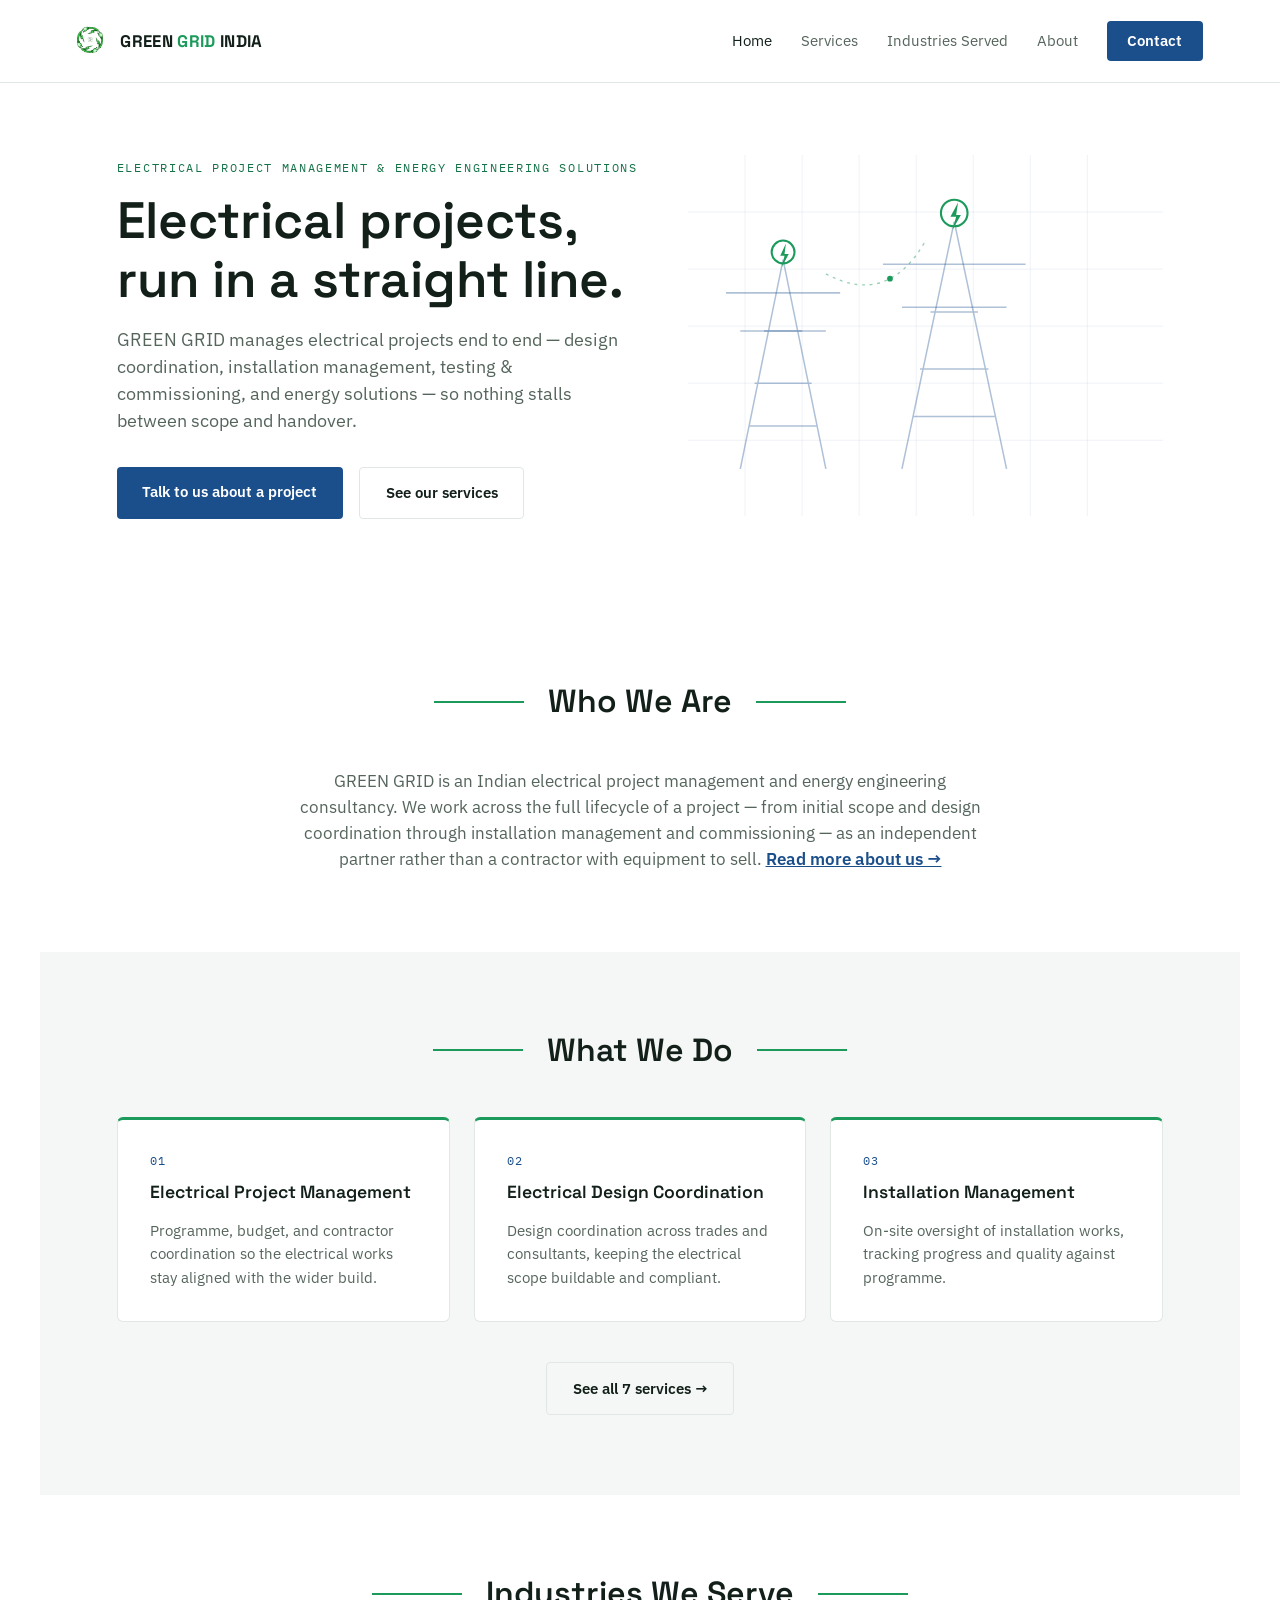
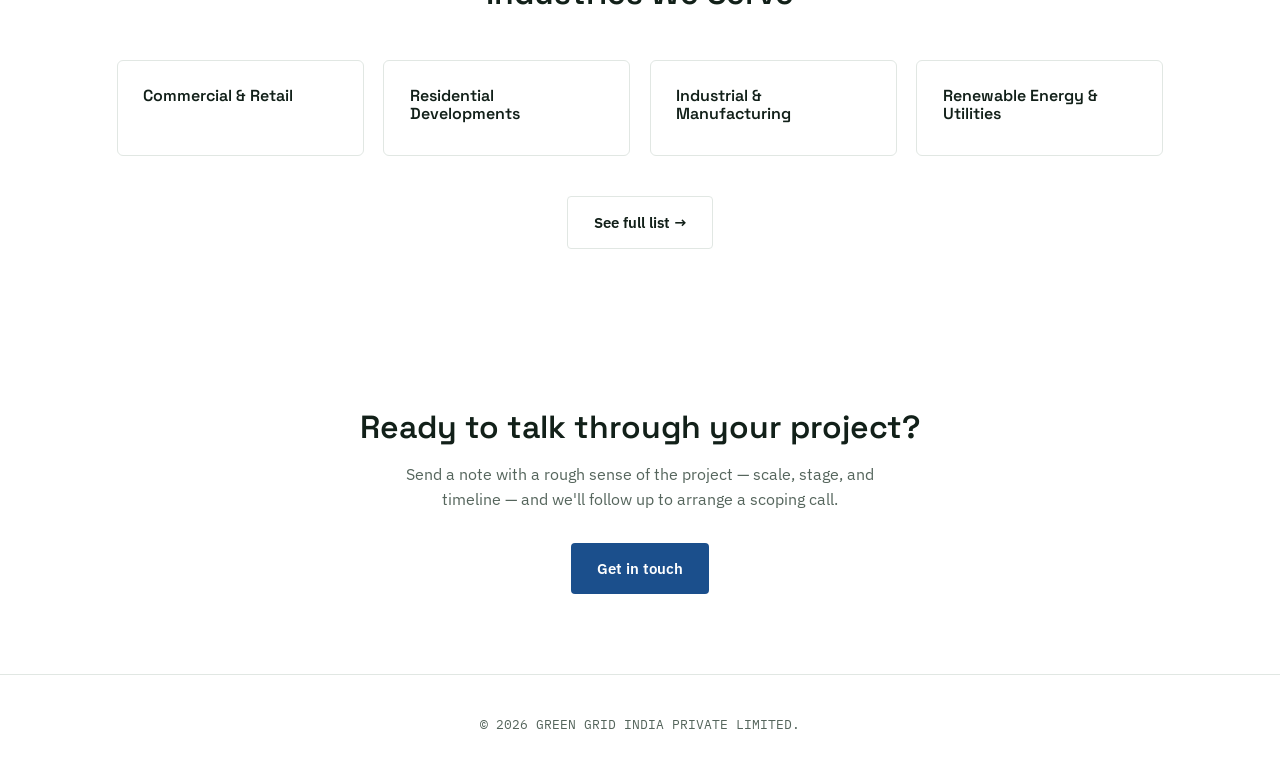
<file: index.html>
<!DOCTYPE html>
<html lang="en">
<head>
<meta charset="UTF-8">
<meta name="viewport" content="width=device-width, initial-scale=1.0">
<title>GREEN GRID INDIA PRIVATE LIMITED — Electrical Project Management & Engineering Consultancy</title>
<meta name="description" content="GREEN GRID INDIA PRIVATE LIMITED provides electrical project management, design coordination, installation management, testing & commissioning, energy management, renewable energy, and technical consultancy services across India.">
<link rel="preconnect" href="https://fonts.googleapis.com">
<link rel="preconnect" href="https://fonts.gstatic.com" crossorigin>
<link href="https://fonts.googleapis.com/css2?family=Space+Grotesk:wght@400;500;600;700&family=IBM+Plex+Sans:wght@400;500;600&family=IBM+Plex+Mono:wght@400;500&display=swap" rel="stylesheet">
<link rel="stylesheet" href="style.css">
</head>
<body>

<header class="site-header">
  <a class="logo" href="index.html">
    <img src="logo-icon.png" alt="GREEN GRID logo" width="34" height="34">
    <span>GREEN <em>GRID</em> INDIA</span>
  </a>
  <nav>
    <a href="index.html" class="active">Home</a>
    <a href="services.html">Services</a>
    <a href="industries.html">Industries Served</a>
    <a href="about.html">About</a>
    <a href="contact.html" class="nav-cta">Contact</a>
  </nav>
</header>

<main>

  <section class="hero">
    <div class="hero-copy">
      <p class="eyebrow">Electrical Project Management &amp; Energy Engineering Solutions</p>
      <h1>Electrical projects,<br>run in a straight line.</h1>
      <p class="lede">GREEN GRID manages electrical projects end to end — design coordination, installation management, testing &amp; commissioning, and energy solutions — so nothing stalls between scope and handover.</p>
      <div class="hero-actions">
        <a href="contact.html" class="btn btn-primary">Talk to us about a project</a>
        <a href="services.html" class="btn btn-ghost">See our services</a>
      </div>
    </div>
    <div class="hero-diagram" aria-hidden="true">
      <svg viewBox="0 0 500 380" width="100%" height="100%">
        <g class="grid-lines">
          <path d="M0 60 H500 M0 120 H500 M0 180 H500 M0 240 H500 M0 300 H500"/>
          <path d="M60 0 V380 M120 0 V380 M180 0 V380 M240 0 V380 M300 0 V380 M360 0 V380 M420 0 V380"/>
        </g>
        <g class="tower" transform="translate(100,110)">
          <path d="M0 0 L-45 220 M0 0 L45 220 M-30 130 H30 M-20 75 H20 M-36 175 H36"/>
          <path d="M-60 35 H60 M-45 75 H45"/>
          <circle cx="0" cy="-8" r="12" class="node-ring"/>
          <path class="node-bolt" d="M3 -17 L-3 -4 H1.5 L-1.5 8 L6 -6 H1.5 Z"/>
        </g>
        <g class="tower" transform="translate(280,70)">
          <path d="M0 0 L-55 260 M0 0 L55 260 M-36 155 H36 M-25 95 H25 M-44 205 H44"/>
          <path d="M-75 45 H75 M-55 90 H55"/>
          <circle cx="0" cy="-9" r="14" class="node-ring"/>
          <path class="node-bolt" d="M4 -20 L-4 -5 H2 L-2 9 L7 -7 H2 Z"/>
        </g>
        <path class="wire" d="M145 125 Q 210 160 250 90" fill="none"/>
        <circle class="pulse" r="3"><animateMotion dur="2.8s" repeatCount="indefinite" path="M145 125 Q 210 160 250 90"/></circle>
      </svg>
    </div>
  </section>

  <section class="section" id="who">
    <div class="section-head">
      <span class="rule"></span>
      <h2>Who We Are</h2>
      <span class="rule"></span>
    </div>
    <p style="max-width: 700px; margin: 0 auto; text-align: center; font-size: 1.05rem;">
      GREEN GRID is an Indian electrical project management and energy engineering consultancy.
      We work across the full lifecycle of a project — from initial scope and design coordination
      through installation management and commissioning — as an independent partner rather than a
      contractor with equipment to sell. <a href="about.html" style="color: var(--brand-blue); font-weight: 600;">Read more about us →</a>
    </p>
  </section>

  <section class="section section-soft" style="padding: 0;">
    <div class="section-inner">
      <div class="section-head">
        <span class="rule"></span>
        <h2>What We Do</h2>
        <span class="rule"></span>
      </div>
      <div class="card-grid">
        <article class="card">
          <p class="card-index">01</p>
          <h3>Electrical Project Management</h3>
          <p>Programme, budget, and contractor coordination so the electrical works stay aligned with the wider build.</p>
        </article>
        <article class="card">
          <p class="card-index">02</p>
          <h3>Electrical Design Coordination</h3>
          <p>Design coordination across trades and consultants, keeping the electrical scope buildable and compliant.</p>
        </article>
        <article class="card">
          <p class="card-index">03</p>
          <h3>Installation Management</h3>
          <p>On-site oversight of installation works, tracking progress and quality against programme.</p>
        </article>
      </div>
      <div style="text-align: center; margin-top: 2.5rem;">
        <a href="services.html" class="btn btn-ghost">See all 7 services →</a>
      </div>
    </div>
  </section>

  <section class="section">
    <div class="section-head">
      <span class="rule"></span>
      <h2>Industries We Serve</h2>
      <span class="rule"></span>
    </div>
    <div class="industry-grid">
      <div class="industry-card"><h3>Commercial &amp; Retail</h3></div>
      <div class="industry-card"><h3>Residential Developments</h3></div>
      <div class="industry-card"><h3>Industrial &amp; Manufacturing</h3></div>
      <div class="industry-card"><h3>Renewable Energy &amp; Utilities</h3></div>
    </div>
    <div style="text-align: center; margin-top: 2.5rem;">
      <a href="industries.html" class="btn btn-ghost">See full list →</a>
    </div>
  </section>

  <section class="section" style="text-align: center;">
    <h2>Ready to talk through your project?</h2>
    <p style="max-width: 50ch; margin: 0 auto 2rem;">Send a note with a rough sense of the project — scale, stage, and timeline — and we'll follow up to arrange a scoping call.</p>
    <a href="contact.html" class="btn btn-primary">Get in touch</a>
  </section>

</main>

<footer class="site-footer">
  <span>© <span id="year"></span> GREEN GRID INDIA PRIVATE LIMITED.</span>
</footer>

<script>document.getElementById('year').textContent = new Date().getFullYear();</script>

</body>
</html>
</file>
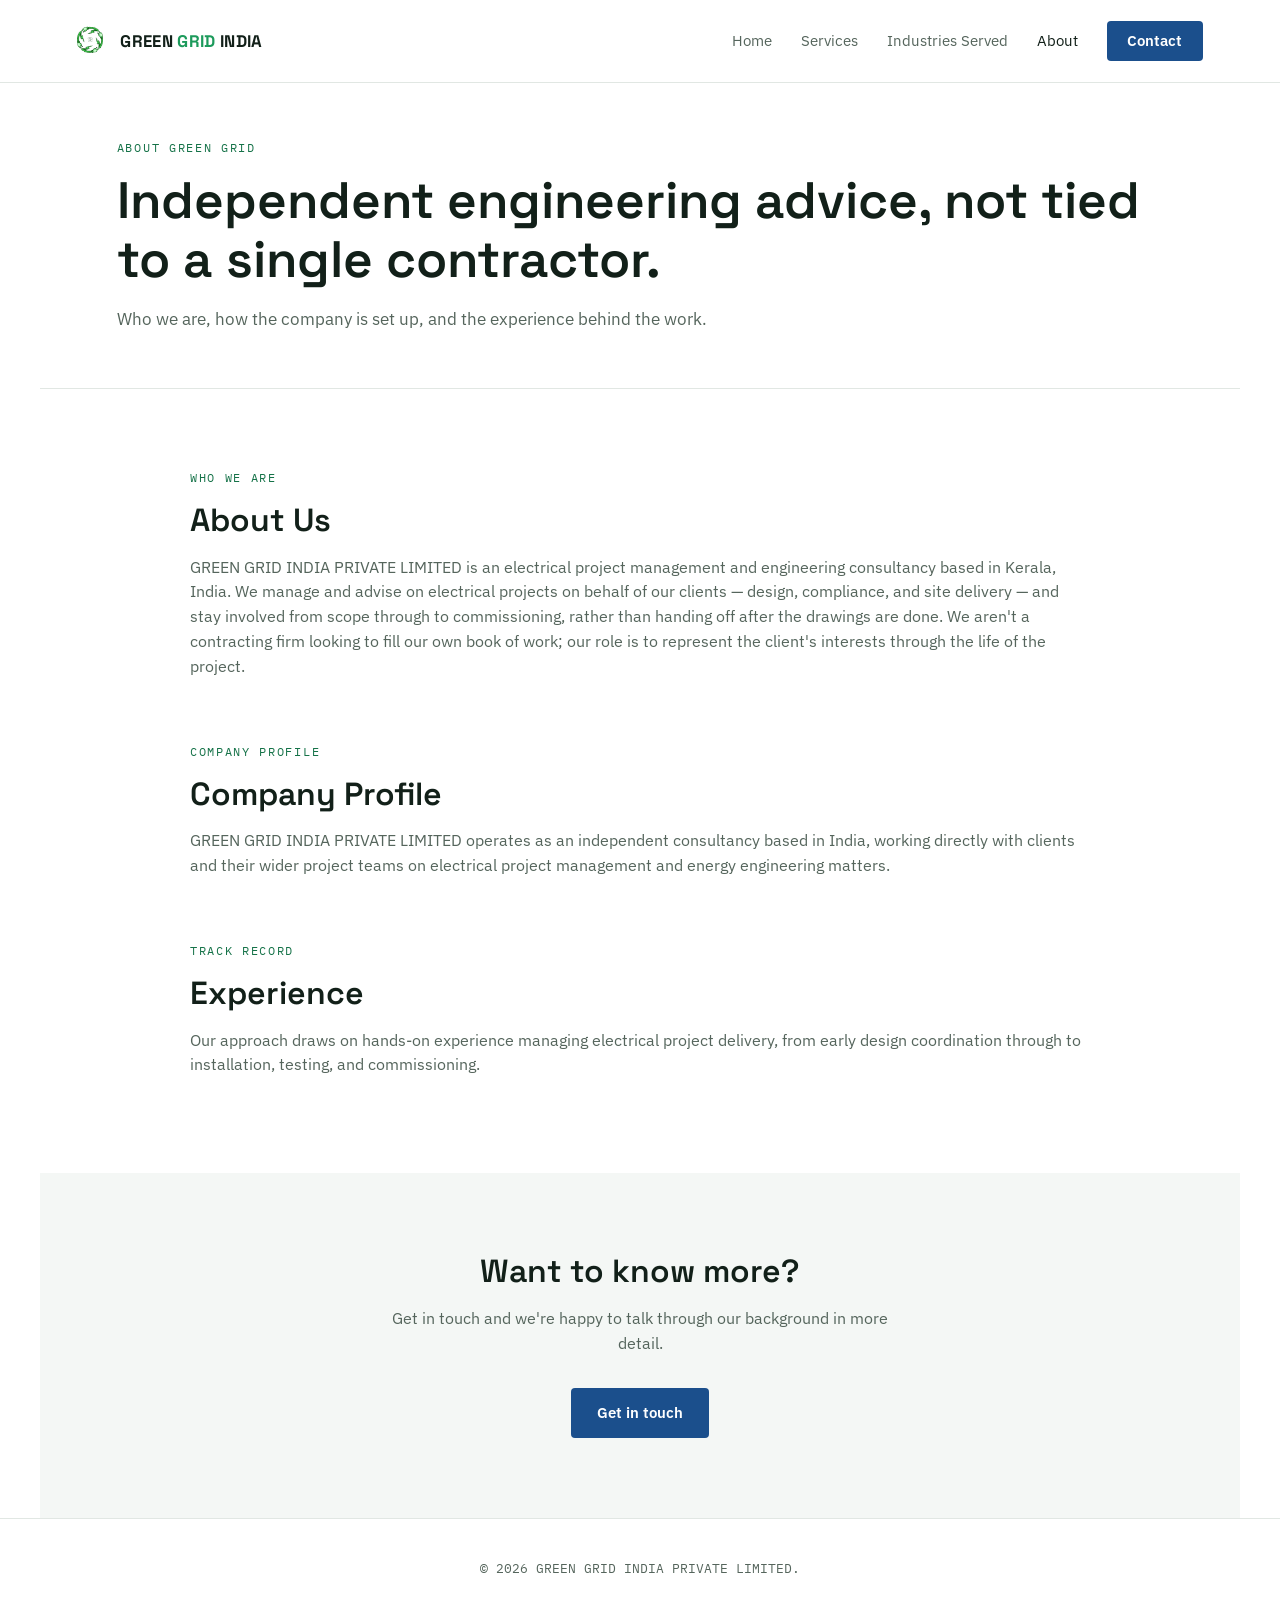
<file: about.html>
<!DOCTYPE html>
<html lang="en">
<head>
<meta charset="UTF-8">
<meta name="viewport" content="width=device-width, initial-scale=1.0">
<title>About — GREEN GRID INDIA</title>
<meta name="description" content="GREEN GRID INDIA PRIVATE LIMITED is an electrical project management and engineering consultancy — our approach, company profile, and experience.">
<link rel="preconnect" href="https://fonts.googleapis.com">
<link rel="preconnect" href="https://fonts.gstatic.com" crossorigin>
<link href="https://fonts.googleapis.com/css2?family=Space+Grotesk:wght@400;500;600;700&family=IBM+Plex+Sans:wght@400;500;600&family=IBM+Plex+Mono:wght@400;500&display=swap" rel="stylesheet">
<link rel="stylesheet" href="style.css">
</head>
<body>

<header class="site-header">
  <a class="logo" href="index.html">
    <img src="logo-icon.png" alt="GREEN GRID logo" width="34" height="34">
    <span>GREEN <em>GRID</em> INDIA</span>
  </a>
  <nav>
    <a href="index.html">Home</a>
    <a href="services.html">Services</a>
    <a href="industries.html">Industries Served</a>
    <a href="about.html" class="active">About</a>
    <a href="contact.html" class="nav-cta">Contact</a>
  </nav>
</header>

<main>

  <div class="page-header">
    <p class="eyebrow">About GREEN GRID</p>
    <h1>Independent engineering advice, not tied to a single contractor.</h1>
    <p class="lede">Who we are, how the company is set up, and the experience behind the work.</p>
  </div>

  <section class="section">

    <div class="profile-block">
      <p class="eyebrow">Who We Are</p>
      <h2>About Us</h2>
      <p>GREEN GRID INDIA PRIVATE LIMITED is an electrical project management and engineering consultancy based in Kerala, India.
      We manage and advise on electrical projects on behalf of our clients — design, compliance, and site
      delivery — and stay involved from scope through to commissioning, rather than handing off after the
      drawings are done. We aren't a contracting firm looking to fill our own book of work; our role is to
      represent the client's interests through the life of the project.</p>
    </div>

    <div class="profile-block">
      <p class="eyebrow">Company Profile</p>
      <h2>Company Profile</h2>
      <p>GREEN GRID INDIA PRIVATE LIMITED operates as an independent consultancy based in India, working directly with clients
      and their wider project teams on electrical project management and energy engineering matters.</p>
    </div>

    <div class="profile-block">
      <p class="eyebrow">Track Record</p>
      <h2>Experience</h2>
      <p>Our approach draws on hands-on experience managing electrical project delivery, from early design
      coordination through to installation, testing, and commissioning.</p>
    </div>

  </section>

  <section class="section section-soft" style="padding: 0;">
    <div class="section-inner" style="text-align: center;">
      <h2>Want to know more?</h2>
      <p style="max-width: 50ch; margin: 0 auto 2rem;">Get in touch and we're happy to talk through our background in more detail.</p>
      <a href="contact.html" class="btn btn-primary">Get in touch</a>
    </div>
  </section>

</main>

<footer class="site-footer">
  <span>© <span id="year"></span> GREEN GRID INDIA PRIVATE LIMITED.</span>
</footer>

<script>document.getElementById('year').textContent = new Date().getFullYear();</script>

</body>
</html>
</file>
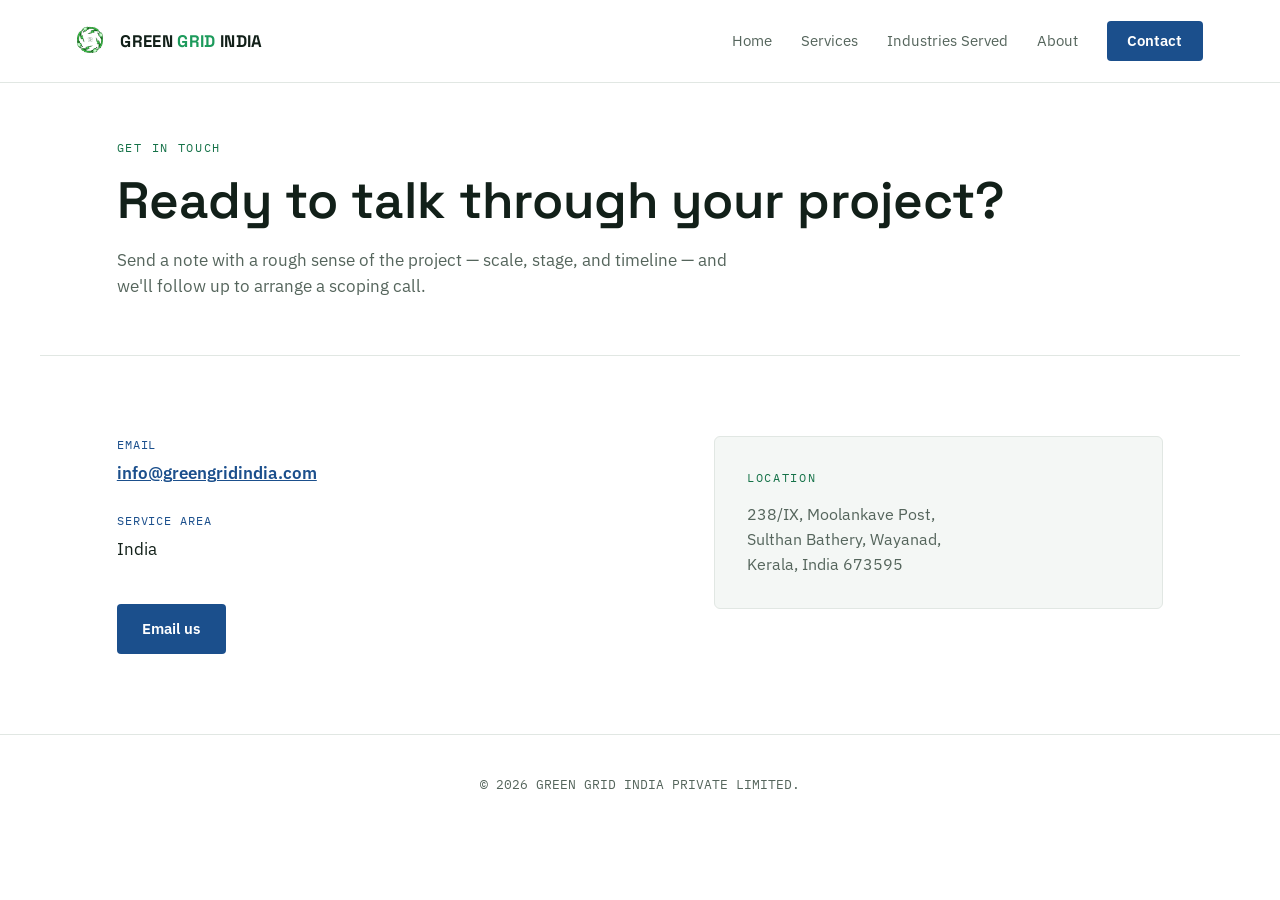
<file: contact (1).html>
<!DOCTYPE html>
<html lang="en">
<head>
<meta charset="UTF-8">
<meta name="viewport" content="width=device-width, initial-scale=1.0">
<title>Contact — GREEN GRID INDIA</title>
<meta name="description" content="Get in touch with GREEN GRID INDIA PRIVATE LIMITED — electrical project management and engineering consultancy in India.">
<link rel="preconnect" href="https://fonts.googleapis.com">
<link rel="preconnect" href="https://fonts.gstatic.com" crossorigin>
<link href="https://fonts.googleapis.com/css2?family=Space+Grotesk:wght@400;500;600;700&family=IBM+Plex+Sans:wght@400;500;600&family=IBM+Plex+Mono:wght@400;500&display=swap" rel="stylesheet">
<link rel="stylesheet" href="style.css">
</head>
<body>

<header class="site-header">
  <a class="logo" href="index.html">
    <img src="logo-icon.png" alt="GREEN GRID logo" width="34" height="34">
    <span>GREEN <em>GRID</em> INDIA</span>
  </a>
  <nav>
    <a href="index.html">Home</a>
    <a href="services.html">Services</a>
    <a href="industries.html">Industries Served</a>
    <a href="about.html">About</a>
    <a href="contact.html" class="nav-cta active">Contact</a>
  </nav>
</header>

<main>

  <div class="page-header">
    <p class="eyebrow">Get In Touch</p>
    <h1>Ready to talk through your project?</h1>
    <p class="lede">Send a note with a rough sense of the project — scale, stage, and timeline — and we'll follow up to arrange a scoping call.</p>
  </div>

  <section class="section">
    <div class="contact-grid">

      <div>
        <div class="contact-detail">
          <span class="label">Email</span>
          <span class="value"><a href="mailto:info@greengridindia.com" style="color: var(--brand-blue); font-weight: 600;">info@greengridindia.com</a></span>
        </div>
        <div class="contact-detail">
          <span class="label">Service Area</span>
          <span class="value">India</span>
        </div>
        <a href="mailto:info@greengridindia.com" class="btn btn-primary" style="margin-top: 1rem;">Email us</a>
      </div>

      <div class="location-box">
        <p class="eyebrow" style="text-align: left;">Location</p>
        <p style="margin-bottom: 0;">238/IX, Moolankave Post,<br>Sulthan Bathery, Wayanad,<br>Kerala, India 673595</p>
      </div>

    </div>
  </section>

</main>

<footer class="site-footer">
  <span>© <span id="year"></span> GREEN GRID INDIA PRIVATE LIMITED.</span>
</footer>

<script>document.getElementById('year').textContent = new Date().getFullYear();</script>

</body>
</html>
</file>
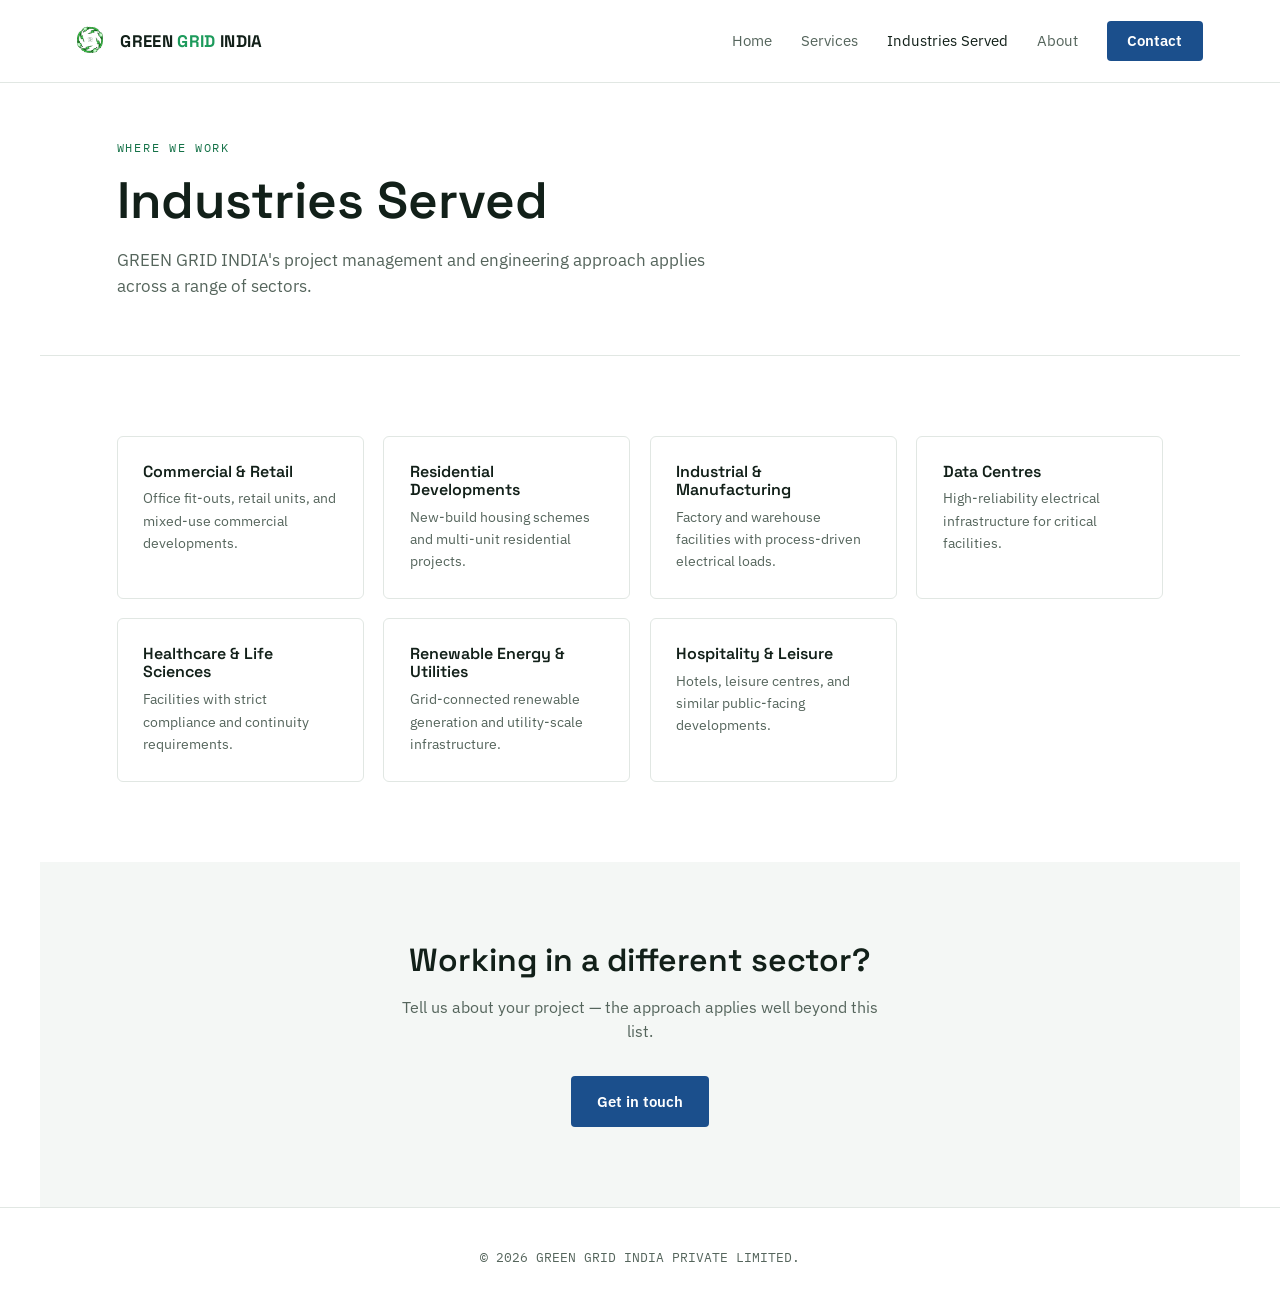
<file: industries.html>
<!DOCTYPE html>
<html lang="en">
<head>
<meta charset="UTF-8">
<meta name="viewport" content="width=device-width, initial-scale=1.0">
<title>Industries Served — GREEN GRID INDIA</title>
<meta name="description" content="GREEN GRID INDIA PRIVATE LIMITED provides electrical project management and engineering services across commercial, residential, industrial, and renewable energy sectors in India.">
<link rel="preconnect" href="https://fonts.googleapis.com">
<link rel="preconnect" href="https://fonts.gstatic.com" crossorigin>
<link href="https://fonts.googleapis.com/css2?family=Space+Grotesk:wght@400;500;600;700&family=IBM+Plex+Sans:wght@400;500;600&family=IBM+Plex+Mono:wght@400;500&display=swap" rel="stylesheet">
<link rel="stylesheet" href="style.css">
</head>
<body>

<header class="site-header">
  <a class="logo" href="index.html">
    <img src="logo-icon.png" alt="GREEN GRID logo" width="34" height="34">
    <span>GREEN <em>GRID</em> INDIA</span>
  </a>
  <nav>
    <a href="index.html">Home</a>
    <a href="services.html">Services</a>
    <a href="industries.html" class="active">Industries Served</a>
    <a href="about.html">About</a>
    <a href="contact.html" class="nav-cta">Contact</a>
  </nav>
</header>

<main>

  <div class="page-header">
    <p class="eyebrow">Where We Work</p>
    <h1>Industries Served</h1>
    <p class="lede">GREEN GRID INDIA's project management and engineering approach applies across a range of sectors.</p>
  </div>

  <section class="section">
    <div class="industry-grid">
      <div class="industry-card">
        <h3>Commercial &amp; Retail</h3>
        <p>Office fit-outs, retail units, and mixed-use commercial developments.</p>
      </div>
      <div class="industry-card">
        <h3>Residential Developments</h3>
        <p>New-build housing schemes and multi-unit residential projects.</p>
      </div>
      <div class="industry-card">
        <h3>Industrial &amp; Manufacturing</h3>
        <p>Factory and warehouse facilities with process-driven electrical loads.</p>
      </div>
      <div class="industry-card">
        <h3>Data Centres</h3>
        <p>High-reliability electrical infrastructure for critical facilities.</p>
      </div>
      <div class="industry-card">
        <h3>Healthcare &amp; Life Sciences</h3>
        <p>Facilities with strict compliance and continuity requirements.</p>
      </div>
      <div class="industry-card">
        <h3>Renewable Energy &amp; Utilities</h3>
        <p>Grid-connected renewable generation and utility-scale infrastructure.</p>
      </div>
      <div class="industry-card">
        <h3>Hospitality &amp; Leisure</h3>
        <p>Hotels, leisure centres, and similar public-facing developments.</p>
      </div>
    </div>
  </section>

  <section class="section section-soft" style="padding: 0;">
    <div class="section-inner" style="text-align: center;">
      <h2>Working in a different sector?</h2>
      <p style="max-width: 50ch; margin: 0 auto 2rem;">Tell us about your project — the approach applies well beyond this list.</p>
      <a href="contact.html" class="btn btn-primary">Get in touch</a>
    </div>
  </section>

</main>

<footer class="site-footer">
  <span>© <span id="year"></span> GREEN GRID INDIA PRIVATE LIMITED.</span>
</footer>

<script>document.getElementById('year').textContent = new Date().getFullYear();</script>

</body>
</html>
</file>
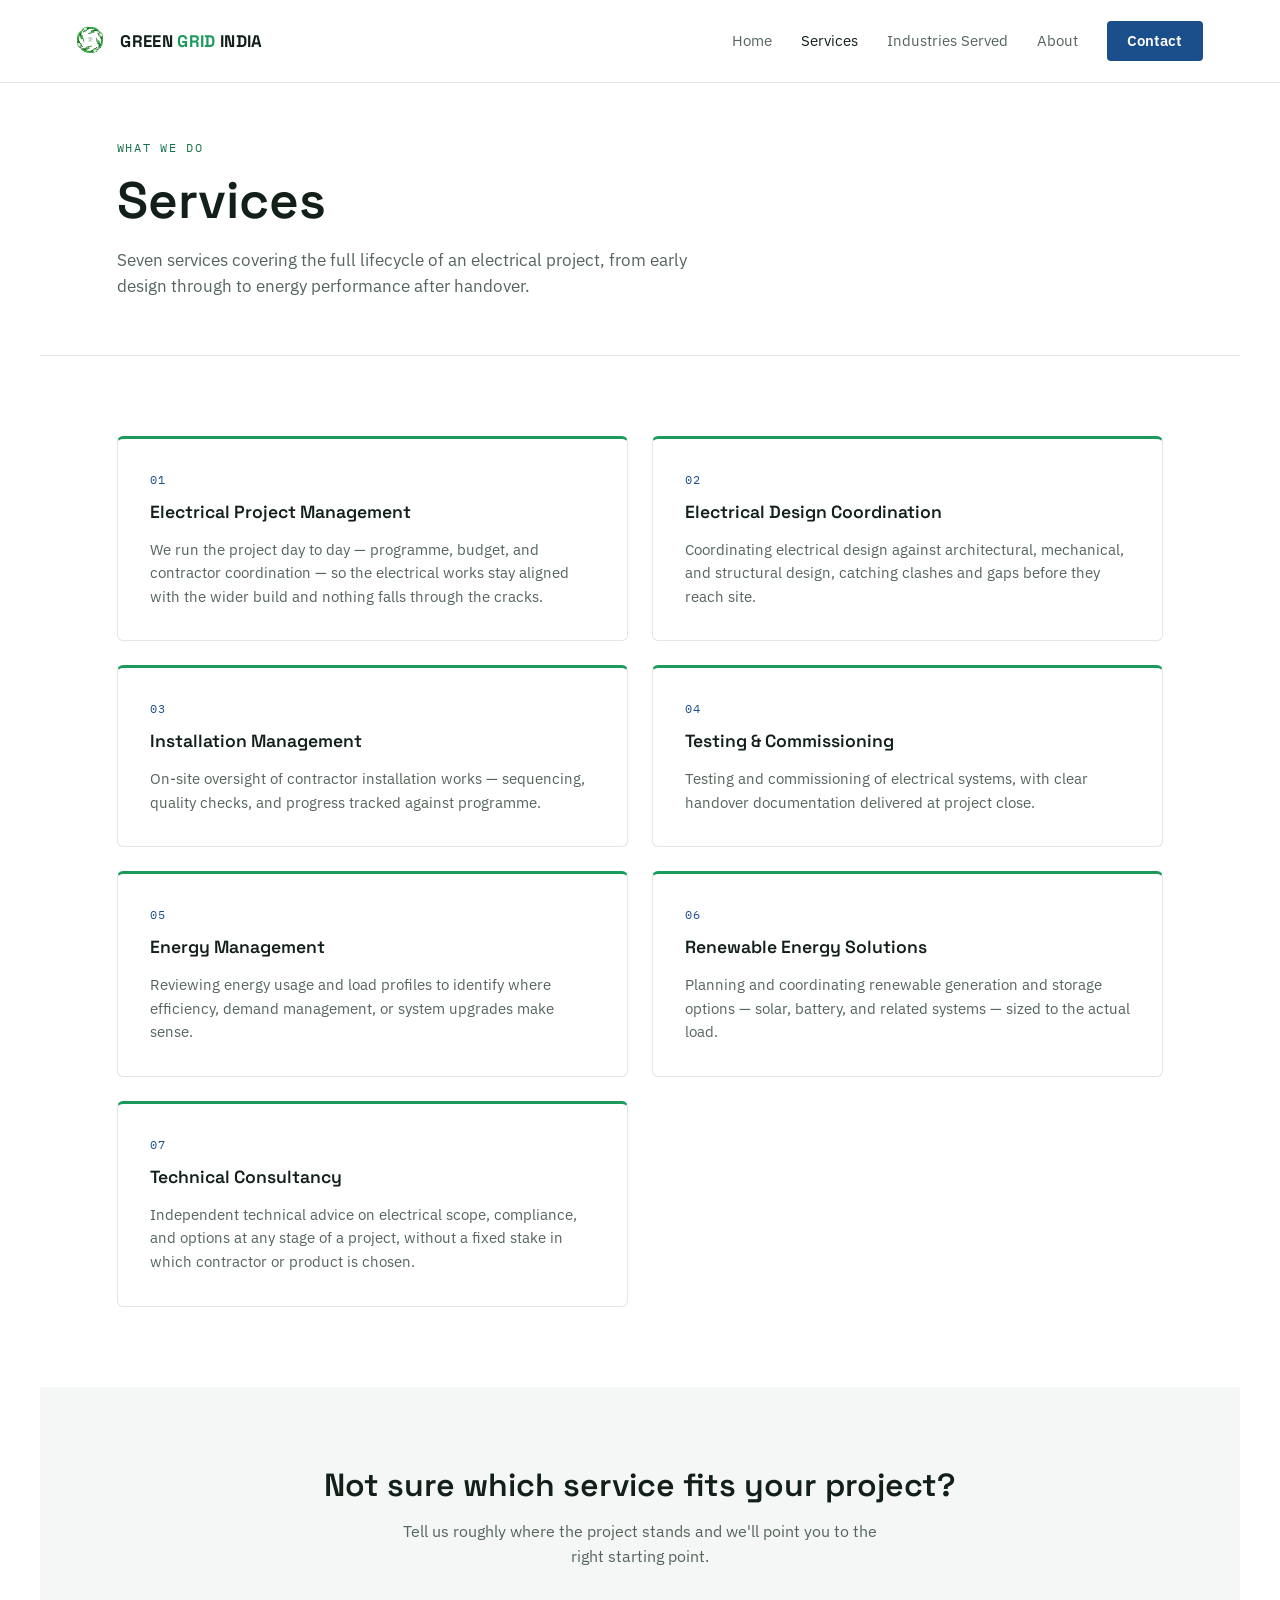
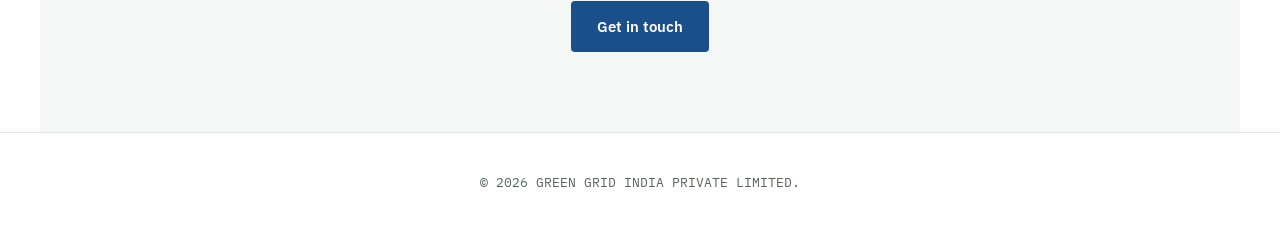
<file: services.html>
<!DOCTYPE html>
<html lang="en">
<head>
<meta charset="UTF-8">
<meta name="viewport" content="width=device-width, initial-scale=1.0">
<title>Services — GREEN GRID INDIA</title>
<meta name="description" content="Electrical project management, design coordination, installation management, testing & commissioning, energy management, renewable energy, and technical consultancy.">
<link rel="preconnect" href="https://fonts.googleapis.com">
<link rel="preconnect" href="https://fonts.gstatic.com" crossorigin>
<link href="https://fonts.googleapis.com/css2?family=Space+Grotesk:wght@400;500;600;700&family=IBM+Plex+Sans:wght@400;500;600&family=IBM+Plex+Mono:wght@400;500&display=swap" rel="stylesheet">
<link rel="stylesheet" href="style.css">
</head>
<body>

<header class="site-header">
  <a class="logo" href="index.html">
    <img src="logo-icon.png" alt="GREEN GRID logo" width="34" height="34">
    <span>GREEN <em>GRID</em> INDIA</span>
  </a>
  <nav>
    <a href="index.html">Home</a>
    <a href="services.html" class="active">Services</a>
    <a href="industries.html">Industries Served</a>
    <a href="about.html">About</a>
    <a href="contact.html" class="nav-cta">Contact</a>
  </nav>
</header>

<main>

  <div class="page-header">
    <p class="eyebrow">What We Do</p>
    <h1>Services</h1>
    <p class="lede">Seven services covering the full lifecycle of an electrical project, from early design through to energy performance after handover.</p>
  </div>

  <section class="section">
    <div class="card-grid two">
      <article class="card">
        <p class="card-index">01</p>
        <h3>Electrical Project Management</h3>
        <p>We run the project day to day — programme, budget, and contractor coordination — so the electrical works stay aligned with the wider build and nothing falls through the cracks.</p>
      </article>

      <article class="card">
        <p class="card-index">02</p>
        <h3>Electrical Design Coordination</h3>
        <p>Coordinating electrical design against architectural, mechanical, and structural design, catching clashes and gaps before they reach site.</p>
      </article>

      <article class="card">
        <p class="card-index">03</p>
        <h3>Installation Management</h3>
        <p>On-site oversight of contractor installation works — sequencing, quality checks, and progress tracked against programme.</p>
      </article>

      <article class="card">
        <p class="card-index">04</p>
        <h3>Testing &amp; Commissioning</h3>
        <p>Testing and commissioning of electrical systems, with clear handover documentation delivered at project close.</p>
      </article>

      <article class="card">
        <p class="card-index">05</p>
        <h3>Energy Management</h3>
        <p>Reviewing energy usage and load profiles to identify where efficiency, demand management, or system upgrades make sense.</p>
      </article>

      <article class="card">
        <p class="card-index">06</p>
        <h3>Renewable Energy Solutions</h3>
        <p>Planning and coordinating renewable generation and storage options — solar, battery, and related systems — sized to the actual load.</p>
      </article>

      <article class="card">
        <p class="card-index">07</p>
        <h3>Technical Consultancy</h3>
        <p>Independent technical advice on electrical scope, compliance, and options at any stage of a project, without a fixed stake in which contractor or product is chosen.</p>
      </article>
    </div>
  </section>

  <section class="section section-soft" style="padding: 0;">
    <div class="section-inner" style="text-align: center;">
      <h2>Not sure which service fits your project?</h2>
      <p style="max-width: 50ch; margin: 0 auto 2rem;">Tell us roughly where the project stands and we'll point you to the right starting point.</p>
      <a href="contact.html" class="btn btn-primary">Get in touch</a>
    </div>
  </section>

</main>

<footer class="site-footer">
  <span>© <span id="year"></span> GREEN GRID INDIA PRIVATE LIMITED.</span>
</footer>

<script>document.getElementById('year').textContent = new Date().getFullYear();</script>

</body>
</html>
</file>
<file: style.css>
:root {
  --paper: #FFFFFF;
  --paper-soft: #F4F7F5;
  --ink: #122019;
  --brand-green: #1C9A5B;
  --brand-green-dim: #157248;
  --brand-blue: #1B4F8C;
  --brand-blue-dim: #123863;
  --line: #E1E7E3;
  --muted: #55655C;

  --font-display: 'Space Grotesk', sans-serif;
  --font-body: 'IBM Plex Sans', sans-serif;
  --font-mono: 'IBM Plex Mono', monospace;
}

* { box-sizing: border-box; }
html { scroll-behavior: smooth; }

body {
  margin: 0;
  background: var(--paper);
  color: var(--ink);
  font-family: var(--font-body);
  line-height: 1.55;
}

a { color: inherit; }
img { max-width: 100%; }

.eyebrow {
  font-family: var(--font-mono);
  font-size: 0.75rem;
  letter-spacing: 0.14em;
  text-transform: uppercase;
  color: var(--brand-green-dim);
  margin: 0 0 0.9rem;
}

h1, h2, h3 {
  font-family: var(--font-display);
  font-weight: 600;
  margin: 0 0 1rem;
  line-height: 1.15;
  color: var(--ink);
}

h1 { font-size: clamp(2.2rem, 4.6vw, 3.2rem); }
h2 { font-size: clamp(1.5rem, 2.8vw, 2rem); }

p { color: var(--muted); margin: 0 0 1rem; }

/* ---------- Header ---------- */

.site-header {
  display: flex;
  align-items: center;
  justify-content: space-between;
  padding: 1.3rem 6vw;
  position: sticky;
  top: 0;
  background: rgba(255, 255, 255, 0.92);
  backdrop-filter: blur(6px);
  z-index: 20;
  border-bottom: 1px solid var(--line);
}

.logo {
  display: flex;
  align-items: center;
  gap: 0.6rem;
  text-decoration: none;
  font-family: var(--font-display);
  font-weight: 700;
  font-size: 1.05rem;
  letter-spacing: 0.02em;
  color: var(--ink);
}
.logo em { color: var(--brand-green); font-style: normal; }

.site-header nav {
  display: flex;
  align-items: center;
  gap: 1.8rem;
  font-size: 0.92rem;
}
.site-header nav a {
  text-decoration: none;
  color: var(--muted);
}
.site-header nav a:hover, .site-header nav a.active { color: var(--ink); }

.nav-cta {
  background: var(--brand-blue);
  color: #fff !important;
  font-weight: 600;
  padding: 0.55rem 1.3rem;
  border-radius: 4px;
}
.nav-cta:hover { background: var(--brand-blue-dim) !important; }

/* mobile nav toggle */
.nav-toggle { display: none; }

/* ---------- Buttons ---------- */

.btn {
  display: inline-block;
  text-decoration: none;
  font-family: var(--font-body);
  font-weight: 600;
  font-size: 0.95rem;
  padding: 0.85rem 1.6rem;
  border-radius: 4px;
  transition: transform 0.15s ease, background 0.15s ease, border-color 0.15s ease;
}

.btn-primary { background: var(--brand-blue); color: #fff; }
.btn-primary:hover { background: var(--brand-blue-dim); transform: translateY(-1px); }

.btn-ghost { border: 1px solid var(--line); color: var(--ink); }
.btn-ghost:hover { border-color: var(--brand-green); color: var(--brand-green-dim); }

/* ---------- Page header (non-home pages) ---------- */

.page-header {
  padding: 3.5rem 6vw 2.5rem;
  max-width: 1200px;
  margin: 0 auto;
  border-bottom: 1px solid var(--line);
}
.page-header .lede { max-width: 62ch; font-size: 1.05rem; }

/* ---------- Hero (home only) ---------- */

.hero {
  position: relative;
  display: grid;
  grid-template-columns: 1.1fr 1fr;
  gap: 3rem;
  align-items: center;
  padding: 4.5rem 6vw 5rem;
  max-width: 1200px;
  margin: 0 auto;
  overflow: hidden;
}

.hero .lede { font-size: 1.1rem; max-width: 48ch; }

.hero-actions { display: flex; gap: 1rem; margin-top: 2rem; flex-wrap: wrap; }

.hero-diagram { width: 100%; }

.grid-lines path { stroke: var(--brand-blue); stroke-opacity: 0.08; stroke-width: 1; }

.tower path:not(.node-bolt) {
  stroke: var(--brand-blue);
  stroke-opacity: 0.35;
  stroke-width: 1.6;
  fill: none;
}
.node-ring { fill: none; stroke: var(--brand-green); stroke-width: 2.2; }
.node-bolt { fill: var(--brand-green); }

.wire { stroke: var(--brand-green); stroke-opacity: 0.45; stroke-width: 1.4; stroke-dasharray: 3 5; }
.pulse { fill: var(--brand-green); }

/* ---------- Section heads ---------- */

.section-head {
  display: flex;
  align-items: center;
  justify-content: center;
  gap: 1.5rem;
  margin-bottom: 3rem;
}
.section-head.left { justify-content: flex-start; }
.section-head h2 { margin: 0; text-align: center; }
.section-head.left h2 { text-align: left; }
.section-head .rule { flex: 1; max-width: 90px; height: 2px; background: var(--brand-green); }
.section-head.left .rule { order: 2; }

/* ---------- Layout blocks ---------- */

.section {
  padding: 5rem 6vw;
  max-width: 1200px;
  margin: 0 auto;
}
.section-soft { background: var(--paper-soft); }
.section-soft > .section-inner { max-width: 1200px; margin: 0 auto; padding: 5rem 6vw; }

/* ---------- Cards ---------- */

.card-grid {
  display: grid;
  grid-template-columns: repeat(3, 1fr);
  gap: 1.5rem;
}
.card-grid.two { grid-template-columns: repeat(2, 1fr); }

.card {
  background: #fff;
  border: 1px solid var(--line);
  border-top: 3px solid var(--brand-green);
  border-radius: 6px;
  padding: 2rem;
}
.card-index {
  font-family: var(--font-mono);
  font-size: 0.72rem;
  letter-spacing: 0.08em;
  text-transform: uppercase;
  color: var(--brand-blue);
  margin: 0 0 0.8rem;
}
.card h3 { font-size: 1.1rem; }
.card p:not(.card-index) { font-size: 0.95rem; margin: 0; }

/* ---------- Process ---------- */

.process-list {
  list-style: none;
  margin: 0;
  padding: 0;
  max-width: 700px;
  margin: 0 auto;
  display: flex;
  flex-direction: column;
  gap: 2rem;
}
.process-list li { display: flex; gap: 1.5rem; align-items: flex-start; }
.step-num { font-family: var(--font-mono); font-size: 1.1rem; color: var(--brand-blue); min-width: 2.5rem; }
.process-list h3 { margin-bottom: 0.3rem; font-size: 1.05rem; }
.process-list p { margin: 0; font-size: 0.95rem; }

/* ---------- Industry chips ---------- */

.industry-grid {
  display: grid;
  grid-template-columns: repeat(auto-fit, minmax(220px, 1fr));
  gap: 1.2rem;
}
.industry-card {
  background: #fff;
  border: 1px solid var(--line);
  border-radius: 6px;
  padding: 1.6rem;
}
.industry-card h3 { font-size: 1rem; margin-bottom: 0.4rem; }
.industry-card p { font-size: 0.9rem; margin: 0; }

/* ---------- About / profile blocks ---------- */

.profile-block { max-width: 900px; margin: 0 auto 4rem; }
.profile-block:last-child { margin-bottom: 0; }
.profile-block .eyebrow { text-align: left; }

.placeholder-note {
  display: inline-block;
  font-family: var(--font-mono);
  font-size: 0.72rem;
  color: var(--brand-blue);
  background: rgba(27, 79, 140, 0.08);
  border: 1px dashed var(--brand-blue);
  border-radius: 4px;
  padding: 0.3rem 0.6rem;
  margin-top: 0.5rem;
}

/* ---------- Contact ---------- */

.contact-grid {
  display: grid;
  grid-template-columns: 1.1fr 0.9fr;
  gap: 3rem;
  align-items: start;
}
.contact-detail {
  display: flex;
  flex-direction: column;
  gap: 0.4rem;
  margin-bottom: 1.6rem;
}
.contact-detail .label {
  font-family: var(--font-mono);
  font-size: 0.72rem;
  letter-spacing: 0.08em;
  text-transform: uppercase;
  color: var(--brand-blue);
}
.contact-detail .value { font-size: 1.05rem; color: var(--ink); }

.location-box {
  background: var(--paper-soft);
  border: 1px solid var(--line);
  border-radius: 6px;
  padding: 2rem;
}

/* ---------- Footer ---------- */

.site-footer {
  padding: 2.5rem 6vw 3rem;
  text-align: center;
  font-family: var(--font-mono);
  font-size: 0.8rem;
  color: var(--muted);
  border-top: 1px solid var(--line);
}

/* ---------- Responsive ---------- */

@media (max-width: 860px) {
  .hero { grid-template-columns: 1fr; padding-top: 2.5rem; }
  .card-grid, .card-grid.two { grid-template-columns: 1fr; }
  .contact-grid { grid-template-columns: 1fr; }
  .site-header nav { gap: 1rem; font-size: 0.85rem; }
  .section-head { gap: 0.8rem; }
  .section-head .rule { max-width: 40px; }
}

@media (prefers-reduced-motion: reduce) {
  .pulse animateMotion { display: none; }
}
</file>
